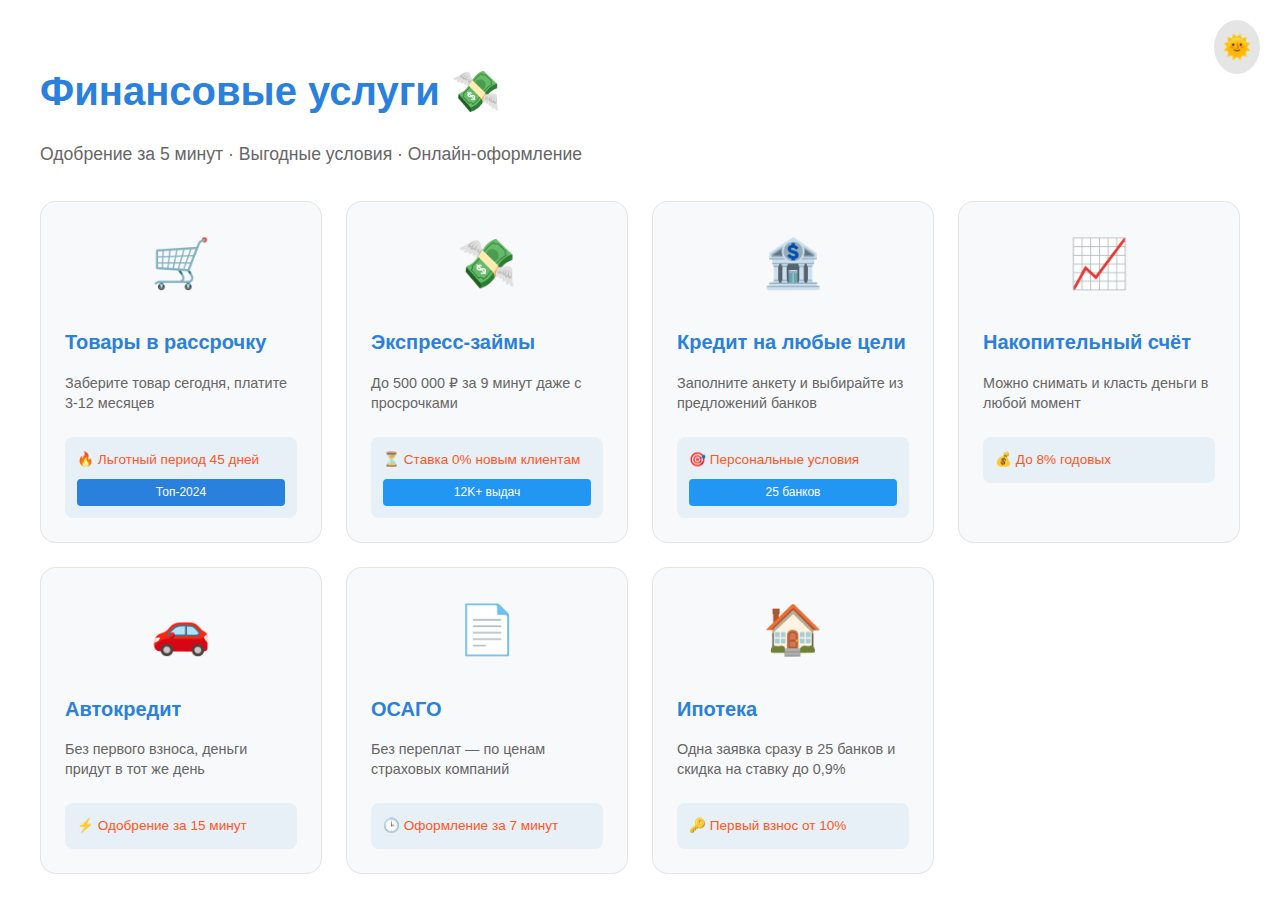
<file: index.html>
<!DOCTYPE html>
<html lang="ru">
<head>
    <meta charset="UTF-8">
    <meta name="viewport" content="width=device-width, initial-scale=1.0">
    <title>Финансовые услуги | Авито</title>
    <link rel="stylesheet" href="style.css">
</head>
<body>
    <div class="container">
        <div class="theme-toggle" onclick="toggleTheme()">🌞</div>
        
        <h1>Финансовые услуги 💸</h1>
        <p class="subtitle">Одобрение за 5 минут · Выгодные условия · Онлайн-оформление</p>

        <div class="services-grid">
            <!-- Все 8 услуг -->
            <div class="service-card" onclick="showPopup()">
                <span class="service-emoji">🛒</span>
                <h3 class="service-title">Товары в рассрочку</h3>
                <p class="service-desc">Заберите товар сегодня, платите 3-12 месяцев</p>
                <div class="ctr-booster">
                    <span class="timer">🔥 Льготный период 45 дней</span>
                    <div class="badge">Топ-2024</div>
                </div>
            </div>

            <div class="service-card" onclick="showPopup()">
                <span class="service-emoji">💸</span>
                <h3 class="service-title">Экспресс-займы</h3>
                <p class="service-desc">До 500 000 ₽ за 9 минут даже с просрочками</p>
                <div class="ctr-booster">
                    <span class="timer">⏳ Ставка 0% новым клиентам</span>
                    <div class="users-count badge">12K+ выдач</div>
                </div>
            </div>

            <div class="service-card" onclick="showPopup()">
                <span class="service-emoji">🏦</span>
                <h3 class="service-title">Кредит на любые цели</h3>
                <p class="service-desc">Заполните анкету и выбирайте из предложений банков</p>
                <div class="ctr-booster">
                    <span class="timer">🎯 Персональные условия</span>
                    <div class="badge users-count">25 банков</div>
                </div>
            </div>

            <div class="service-card" onclick="showPopup()">
                <span class="service-emoji">📈</span>
                <h3 class="service-title">Накопительный счёт</h3>
                <p class="service-desc">Можно снимать и класть деньги в любой момент</p>
                <div class="ctr-booster">
                    <span class="timer">💰 До 8% годовых</span>
                </div>
            </div>

            <div class="service-card" onclick="showPopup()">
                <span class="service-emoji">🚗</span>
                <h3 class="service-title">Автокредит</h3>
                <p class="service-desc">Без первого взноса, деньги придут в тот же день</p>
                <div class="ctr-booster">
                    <span class="timer">⚡ Одобрение за 15 минут</span>
                </div>
            </div>

            <div class="service-card" onclick="showPopup()">
                <span class="service-emoji">📄</span>
                <h3 class="service-title">ОСАГО</h3>
                <p class="service-desc">Без переплат — по ценам страховых компаний</p>
                <div class="ctr-booster">
                    <span class="timer">🕒 Оформление за 7 минут</span>
                </div>
            </div>

            <div class="service-card" onclick="showPopup()">
                <span class="service-emoji">🏠</span>
                <h3 class="service-title">Ипотека</h3>
                <p class="service-desc">Одна заявка сразу в 25 банков и скидка на ставку до 0,9%</p>
                <div class="ctr-booster">
                    <span class="timer">🔑 Первый взнос от 10%</span>
                </div>
            </div>

            <div class="service-card" onclick="showPopup()">
                <span class="service-emoji">🛡️</span>
                <h3 class="service-title">Страхование ипотеки</h3>
                <p class="service-desc">Оформление за 10 минут, полис подходит всем банкам</p>
                <div class="ctr-booster">
                    <span class="timer">📉 Снижение ставки на 0,5%</span>
                </div>
            </div>
        </div>
    </div>

    <div id="overlay">
        <div class="popup">
            <h2>Скоро всё будет! 😊</h2>
            <p>Сервис находится в разработке, попробуйте позже.</p>
            <button onclick="closePopup()">Хорошо</button>
        </div>
    </div>

    <div class="live-notification" id="liveNotify">
        Иван из Москвы только что получил одобрение!
    </div>

    <script>
        // Применение темы на основе системных настроек
        function applySystemTheme() {
            const isDarkMode = window.matchMedia('(prefers-color-scheme: dark)').matches;
            if (isDarkMode) {
                document.body.classList.add('dark-theme');
                document.querySelector('.theme-toggle').textContent = '🌚';
            } else {
                document.body.classList.remove('dark-theme');
                document.querySelector('.theme-toggle').textContent = '🌞';
            }
        }

        // Отслеживание изменений системной темы
        function watchSystemTheme() {
            const darkModeMediaQuery = window.matchMedia('(prefers-color-scheme: dark)');
            darkModeMediaQuery.addEventListener('change', (e) => {
                applySystemTheme();
            });
        }

        // Переключение темы (без сохранения)
        function toggleTheme() {
            document.body.classList.toggle('dark-theme');
            const themeToggle = document.querySelector('.theme-toggle');
            const isDark = document.body.classList.contains('dark-theme');
            themeToggle.textContent = isDark ? '🌚' : '🌞';
        }

        // Попап
        function showPopup() {
            document.getElementById('overlay').style.display = 'flex';
        }

        function closePopup() {
            document.getElementById('overlay').style.display = 'none';
        }

        // Анимация карточек
        function animateCards() {
            const cards = document.querySelectorAll('.service-card');
            cards.forEach((card, index) => {
                setTimeout(() => {
                    card.classList.add('visible');
                }, index * 100);
            });
        }

        // Уведомления
        const messages = [
            "Ольга из Казани оформила кредит!",
            "Сергей получил 500 000 ₽!",
            "Ещё +3 одобрения за 5 минут",
            "Алексей оформил ОСАГО за 6 минут"
        ];

        function showNotification() {
            const notify = document.getElementById('liveNotify');
            notify.textContent = messages[Math.floor(Math.random() * messages.length)];
            notify.style.display = 'block';
            setTimeout(() => notify.style.display = 'none', 5000);
        }

        // Инициализация
        window.addEventListener('DOMContentLoaded', () => {
            applySystemTheme(); // Применить тему при загрузке
            watchSystemTheme(); // Начать отслеживать изменения темы
            animateCards();
            setInterval(showNotification, 10000);
        });

        document.addEventListener('click', function(e) {
            if(e.target.id === 'overlay') closePopup();
        });
    </script>
</body>
</html>
</file>
<file: style.css>
:root {
    --primary: #2A81DD;
    --bg: #ffffff;
    --text: #333333;
    --avito-blue: #2A81DD;
    --avito-gray: #F8F9FA;
    --shadow: 0 4px 12px rgba(0, 0, 0, 0.1);
    --gradient: linear-gradient(135deg, #2A81DD 0%, #1C5BB3 100%);
}

.dark-theme {
    --bg: #1A1A1A;
    --text: #FFFFFF;
    --avito-gray: #2A2A2A;
    --shadow: 0 4px 12px rgba(255, 255, 255, 0.1);
}

body {
    font-family: 'Roboto', 'Arial', sans-serif;
    background: var(--bg);
    color: var(--text);
    margin: 0;
    min-height: 100vh;
    line-height: 1.6;
}

.container {
    max-width: 1200px;
    margin: 0 auto;
    padding: 2rem 1rem;
}

.theme-toggle {
    position: fixed;
    top: 20px;
    right: 20px;
    cursor: pointer;
    font-size: 1.5rem;
    z-index: 1000;
    background: rgba(0, 0, 0, 0.1);
    border-radius: 50%;
    padding: 8px;
    transition: transform 0.2s ease;
}

.theme-toggle:hover {
    transform: scale(1.1);
}

h1 {
    color: var(--avito-blue);
    font-size: 2.5rem;
    margin-bottom: 0.5rem;
    font-weight: 700;
}

.subtitle {
    color: #666;
    font-size: 1.1rem;
    margin-bottom: 2rem;
}

.services-grid {
    display: grid;
    grid-template-columns: repeat(auto-fit, minmax(280px, 1fr));
    gap: 1.5rem;
    margin-top: 2rem;
}

.service-card {
    background: var(--avito-gray);
    border-radius: 16px;
    padding: 1.5rem;
    cursor: pointer;
    transition: transform 0.3s ease, box-shadow 0.3s ease;
    border: 1px solid rgba(0, 0, 0, 0.08);
    position: relative;
    overflow: hidden;
    opacity: 0;
    transform: translateY(20px);
}

.service-card.visible {
    opacity: 1;
    transform: translateY(0);
}

.service-card:hover {
    transform: translateY(-5px);
    box-shadow: var(--shadow);
}

.service-emoji {
    font-size: 3rem;
    margin-bottom: 1.5rem;
    display: block;
    text-align: center;
    transition: transform 0.3s ease;
}

.service-card:hover .service-emoji {
    transform: scale(1.1);
}

.service-title {
    font-size: 1.25rem;
    margin-bottom: 0.75rem;
    color: var(--avito-blue);
    font-weight: 600;
}

.service-desc {
    font-size: 0.9rem;
    color: #666;
    margin-bottom: 1.5rem;
    line-height: 1.4;
}

.ctr-booster {
    padding: 0.75rem;
    background: rgba(42, 129, 221, 0.08);
    border-radius: 8px;
    font-size: 0.85rem;
    display: flex;
    flex-direction: column;
    gap: 0.5rem;
}

.badge {
    display: inline-block;
    padding: 4px 8px;
    background: var(--primary);
    color: white;
    border-radius: 4px;
    font-size: 0.75rem;
    font-weight: 500;
    text-align: center;
}

.timer {
    color: #FF5722;
    font-weight: 500;
}

.users-count {
    background: #2196F3;
}

/* Анимация появления карточек */
@keyframes fadeInUp {
    from {
        opacity: 0;
        transform: translateY(20px);
    }
    to {
        opacity: 1;
        transform: translateY(0);
    }
}

.service-card {
    animation: fadeInUp 0.5s ease forwards;
}

.service-card:nth-child(1) { animation-delay: 0.1s; }
.service-card:nth-child(2) { animation-delay: 0.2s; }
.service-card:nth-child(3) { animation-delay: 0.3s; }
.service-card:nth-child(4) { animation-delay: 0.4s; }
.service-card:nth-child(5) { animation-delay: 0.5s; }
.service-card:nth-child(6) { animation-delay: 0.6s; }
.service-card:nth-child(7) { animation-delay: 0.7s; }
.service-card:nth-child(8) { animation-delay: 0.8s; }

/* Попап */
#overlay {
    position: fixed;
    top: 0;
    left: 0;
    width: 100%;
    height: 100%;
    background: rgba(0, 0, 0, 0.5);
    display: none;
    justify-content: center;
    align-items: center;
    z-index: 9999;
}

.popup {
    background: var(--bg);
    padding: 2rem;
    border-radius: 16px;
    text-align: center;
    max-width: 400px;
    box-shadow: var(--shadow);
}

.popup button {
    background: var(--primary);
    color: white;
    border: none;
    padding: 0.75rem 1.5rem;
    border-radius: 8px;
    cursor: pointer;
    margin-top: 1rem;
    transition: background 0.3s ease;
}

.popup button:hover {
    background: #1C5BB3;
}

/* Уведомления */
.live-notification {
    position: fixed;
    bottom: 20px;
    right: 20px;
    background: var(--primary);
    color: white;
    padding: 12px 20px;
    border-radius: 8px;
    display: none;
    font-size: 0.9rem;
    box-shadow: var(--shadow);
    animation: slideIn 0.5s ease;
}

@keyframes slideIn {
    from {
        transform: translateX(100%);
    }
    to {
        transform: translateX(0);
    }
}
</file>
